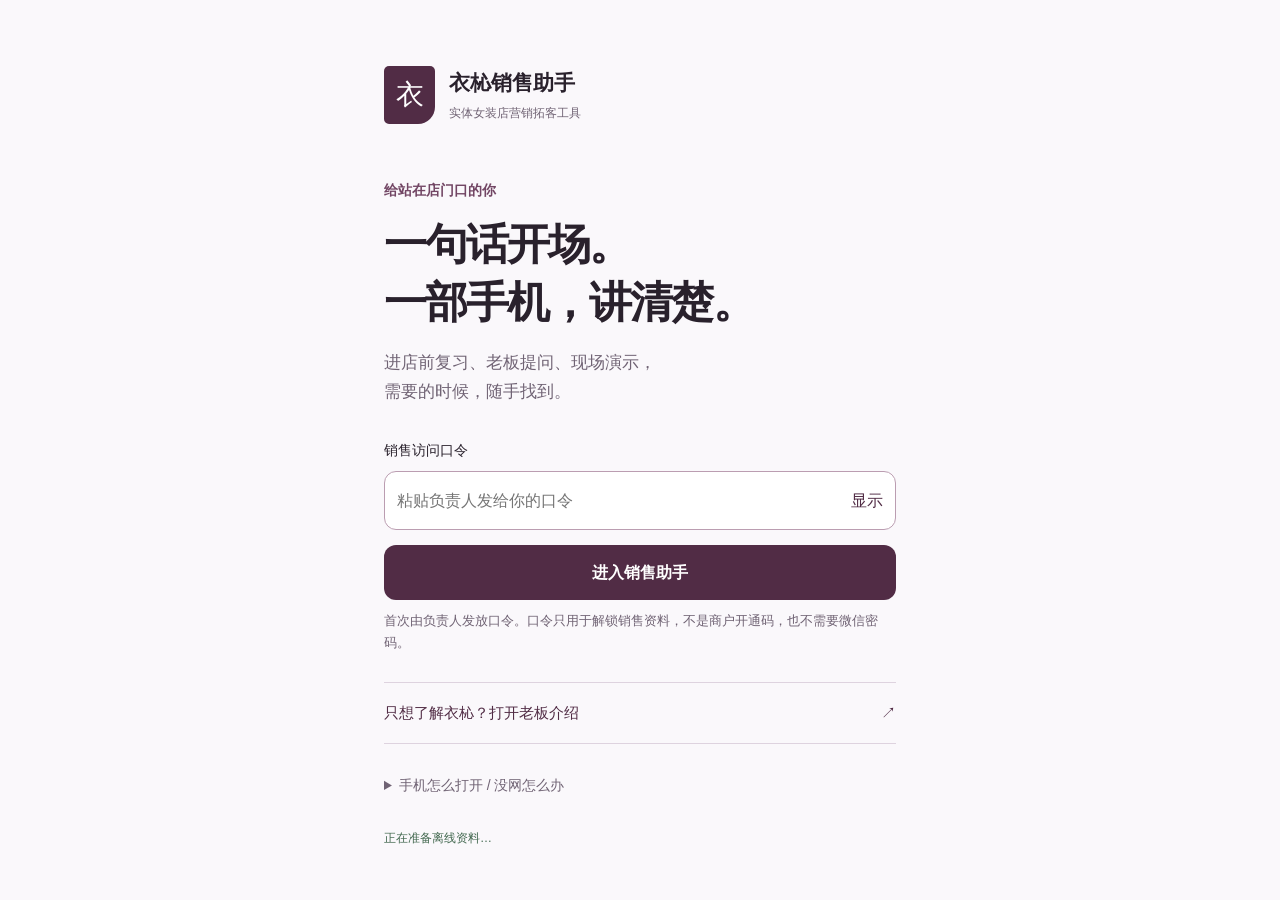
<file: index.html>
<!doctype html><html lang="zh-CN"><head><meta charset="utf-8"><meta name="viewport" content="width=device-width,initial-scale=1,viewport-fit=cover"><meta name="theme-color" content="#512c45"><meta name="apple-mobile-web-app-capable" content="yes"><meta name="apple-mobile-web-app-status-bar-style" content="default"><meta name="robots" content="noindex,nofollow"><meta http-equiv="Content-Security-Policy" content="default-src 'self'; script-src 'self'; style-src 'self'; img-src 'self' data:; connect-src 'self'; object-src 'none'; base-uri 'self'; form-action 'none'"><title>衣杺销售助手</title><link rel="manifest" href="manifest.webmanifest"><link rel="icon" href="icon.svg" type="image/svg+xml"><link rel="apple-touch-icon" href="icon-192.png"><link rel="stylesheet" href="styles.css"><script src="common.js" defer></script><script src="app.js" defer></script></head><body>
<div id="login" class="login-shell"><header class="login-brand"><span class="brandmark" aria-hidden="true">衣</span><div><strong>衣杺销售助手</strong><p>实体女装店营销拓客工具</p></div></header><main class="login-main"><p class="kicker">给站在店门口的你</p><h1>一句话开场。<br>一部手机，讲清楚。</h1><p class="lede">进店前复习、老板提问、现场演示，<br>需要的时候，随手找到。</p><form id="unlockForm"><label for="passphrase">销售访问口令</label><div class="password-row"><input id="passphrase" type="password" autocomplete="current-password" autocapitalize="none" spellcheck="false" placeholder="粘贴负责人发给你的口令" required><button id="showPassword" class="text-button" type="button" aria-label="显示或隐藏口令">显示</button></div><button class="primary wide" id="unlockButton" type="submit">进入销售助手</button><p id="loginError" class="error" role="alert"></p></form><p class="small muted">首次由负责人发放口令。口令只用于解锁销售资料，不是商户开通码，也不需要微信密码。</p><a class="boss-link" href="boss.html">只想了解衣杺？打开老板介绍 <span aria-hidden="true">↗</span></a><details class="help"><summary>手机怎么打开 / 没网怎么办</summary><p>正式部署后，用手机浏览器打开负责人提供的网址。首次联网打开并显示“离线资料已准备”，之后没网也能用口令进入。</p><p>iPhone建议用Safari添加到主屏幕，Android建议用Chrome或系统浏览器。微信里若不能复制或离线保存，请从右上角选择在浏览器打开。</p><p>请收藏当前网址；销售口令由负责人单独提供。公开网址不设账号访问控制，请勿上传客户资料。</p></details><p id="cacheStatus" class="status" role="status">正在准备离线资料…</p></main></div>
<div id="workspace" hidden><header class="app-header"><button class="icon-button" id="backButton" aria-label="返回上一页">‹</button><a class="brand-name" href="#home">衣杺 <span>销售助手</span></a><button id="bossButton" class="boss-switch">给老板看</button></header><main id="main" tabindex="-1"></main><nav class="bottom-nav" aria-label="主要入口"><a href="#home" data-nav="home"><span aria-hidden="true">⌂</span>首页</a><a href="#faq" data-nav="faq"><span aria-hidden="true">?</span>老板问我</a><a href="#demo" data-nav="demo"><span aria-hidden="true">▷</span>演示</a><a href="#favorites" data-nav="favorites"><span aria-hidden="true">☆</span>常用</a></nav></div><div id="toast" class="toast" role="status" hidden></div><dialog id="copyDialog"><h2>长按复制这段话</h2><textarea id="copyText" readonly aria-label="待复制的话术"></textarea><p class="small">浏览器未允许自动复制，请长按文字选择复制。</p><button class="primary wide" id="closeCopyDialog">完成</button></dialog></body></html>
</file>
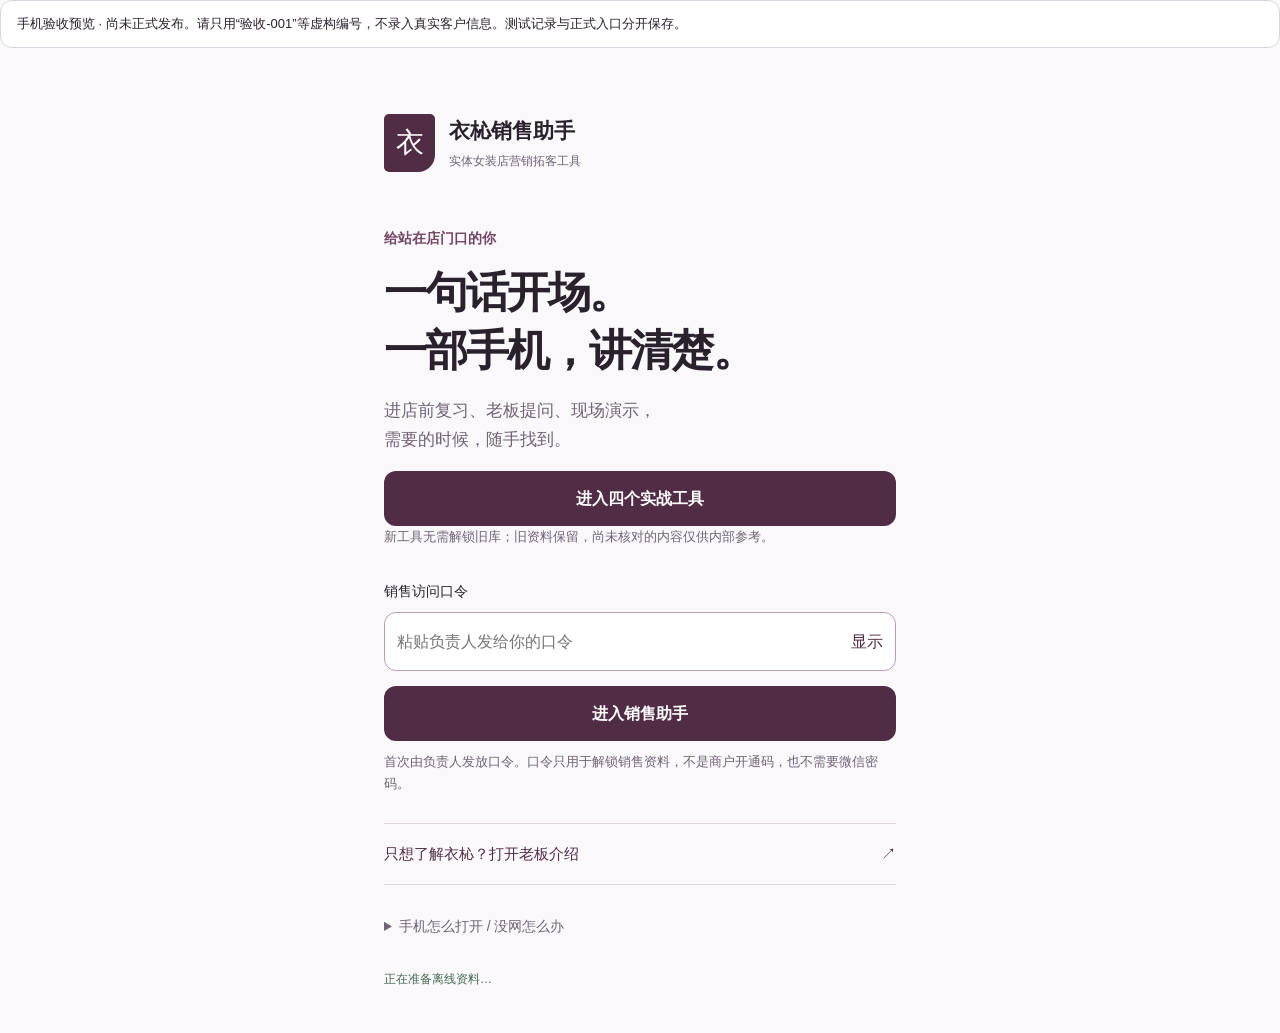
<file: acceptance-20261014/index.html>
<!doctype html><html lang="zh-CN"><head><meta charset="utf-8"><meta name="viewport" content="width=device-width,initial-scale=1,viewport-fit=cover"><meta name="theme-color" content="#512c45"><meta name="apple-mobile-web-app-capable" content="yes"><meta name="apple-mobile-web-app-status-bar-style" content="default"><meta name="robots" content="noindex,nofollow"><meta http-equiv="Content-Security-Policy" content="default-src 'self'; script-src 'self'; style-src 'self'; img-src 'self' data:; connect-src 'self'; object-src 'none'; base-uri 'self'; form-action 'none'"><title>衣杺销售助手</title><link rel="manifest" href="manifest.webmanifest"><link rel="icon" href="icon.svg" type="image/svg+xml"><link rel="apple-touch-icon" href="icon-192.png"><link rel="stylesheet" href="styles.css"><script src="common.js" defer></script><script src="field-kit.js" defer></script><script src="visit-records.js" defer></script><script src="app.js" defer></script></head><body><aside class="notice">手机验收预览 · 尚未正式发布。请只用“验收-001”等虚构编号，不录入真实客户信息。测试记录与正式入口分开保存。</aside>
<div id="login" class="login-shell"><header class="login-brand"><span class="brandmark" aria-hidden="true">衣</span><div><strong>衣杺销售助手</strong><p>实体女装店营销拓客工具</p></div></header><main class="login-main"><p class="kicker">给站在店门口的你</p><h1>一句话开场。<br>一部手机，讲清楚。</h1><p class="lede">进店前复习、老板提问、现场演示，<br>需要的时候，随手找到。</p><a class="primary wide" href="field.html">进入四个实战工具</a><p class="small muted">新工具无需解锁旧库；旧资料保留，尚未核对的内容仅供内部参考。</p><form id="unlockForm"><label for="passphrase">销售访问口令</label><div class="password-row"><input id="passphrase" type="password" autocomplete="current-password" autocapitalize="none" spellcheck="false" placeholder="粘贴负责人发给你的口令" required><button id="showPassword" class="text-button" type="button" aria-label="显示或隐藏口令">显示</button></div><button class="primary wide" id="unlockButton" type="submit">进入销售助手</button><p id="loginError" class="error" role="alert"></p></form><p class="small muted">首次由负责人发放口令。口令只用于解锁销售资料，不是商户开通码，也不需要微信密码。</p><a class="boss-link" href="boss.html">只想了解衣杺？打开老板介绍 <span aria-hidden="true">↗</span></a><details class="help"><summary>手机怎么打开 / 没网怎么办</summary><p>正式部署后，用手机浏览器打开负责人提供的网址。首次联网打开并显示“离线资料已准备”，之后没网也能用口令进入。</p><p>iPhone建议用Safari添加到主屏幕，Android建议用Chrome或系统浏览器。微信里若不能复制或离线保存，请从右上角选择在浏览器打开。</p><p>请收藏当前网址；销售口令由负责人单独提供。公开网址不设账号访问控制，请勿上传客户资料。</p></details><p id="cacheStatus" class="status" role="status">正在准备离线资料…</p></main></div>
<div id="workspace" hidden><header class="app-header"><button class="icon-button" id="backButton" aria-label="返回上一页">‹</button><a class="brand-name" href="#home">衣杺 <span>销售助手</span></a><button id="bossButton" class="boss-switch">给老板看</button></header><main id="main" tabindex="-1"></main><nav class="bottom-nav" aria-label="主要入口"><a href="#home" data-nav="home"><span aria-hidden="true">⌂</span>首页</a><a href="#faq" data-nav="faq"><span aria-hidden="true">?</span>老板问我</a><a href="#demo" data-nav="demo"><span aria-hidden="true">▷</span>演示</a><a href="#favorites" data-nav="favorites"><span aria-hidden="true">☆</span>常用</a></nav></div><div id="toast" class="toast" role="status" hidden></div><dialog id="copyDialog"><h2>长按复制这段话</h2><textarea id="copyText" readonly aria-label="待复制的话术"></textarea><p class="small">浏览器未允许自动复制，请长按文字选择复制。</p><button class="primary wide" id="closeCopyDialog">完成</button></dialog></body></html>
</file>
<file: styles.css>
/* Clothing-store field guide: plum, quiet paper, large touch targets. */
:root{--ink:#29212c;--plum:#512c45;--wine:#724664;--paper:#faf8fb;--soft:#eee6ed;--line:#ded3df;--muted:#706374;--green:#436950;--white:#fff;--danger:#a22d44;--radius:18px}
*{box-sizing:border-box}html{scroll-behavior:smooth;scroll-padding-top:82px}body{margin:0;background:var(--paper);color:var(--ink);font-family:-apple-system,BlinkMacSystemFont,"PingFang SC","Microsoft YaHei",sans-serif;font-size:16px;line-height:1.7;-webkit-text-size-adjust:100%;overflow-wrap:anywhere}button,input,select,textarea{font:inherit}button,a,summary{touch-action:manipulation;-webkit-tap-highlight-color:transparent}button,a,summary,input,select{outline-offset:3px}button:focus-visible,a:focus-visible,summary:focus-visible,input:focus-visible,select:focus-visible{outline:3px solid #a36c91}a{color:var(--plum);text-decoration:none}button{cursor:pointer}button,a.button{min-height:46px;border:0}button:disabled{opacity:.6;cursor:wait}h1,h2,h3,p{margin-top:0}h1{font-size:32px;line-height:1.35;letter-spacing:-.045em;margin-bottom:16px}h2{font-size:22px;line-height:1.45;margin-bottom:16px}h3{font-size:18px;line-height:1.5;margin-bottom:10px}p{margin-bottom:16px}small,.small{font-size:13px;line-height:1.7}.muted{color:var(--muted)}[hidden]{display:none!important}.kicker{font-size:14px;color:var(--wine);font-weight:650;margin-bottom:12px}.lede{color:var(--muted);font-size:17px}.primary{background:var(--plum);color:white;border-radius:12px;padding:14px 20px;font-weight:650;display:inline-flex;align-items:center;justify-content:center;gap:12px}.wide{width:100%}.secondary{background:var(--soft);color:var(--plum);border-radius:12px;padding:12px 18px}.text-button{background:transparent;color:var(--plum);padding:8px 12px;flex-shrink:0}.small-button{background:white;border:1px solid var(--line);border-radius:10px;min-height:44px;padding:8px 14px;font-size:14px}.small-button.active{background:var(--soft);border-color:var(--plum)}.actions{display:flex;gap:10px;flex-wrap:wrap;align-items:center;margin:18px 0 0}.actions>*{flex:1;min-width:100px}.error{color:var(--danger);font-size:14px;margin:10px 0}.status{font-size:12px;color:var(--green);margin:20px 0}.note{border-left:3px solid #b597ad;padding:12px 15px;background:#f1ebf2;font-size:14px;color:#5d4a5f;line-height:1.75;margin:20px 0}.notice{border:1px solid var(--line);border-radius:12px;padding:12px 16px;font-size:13px;background:white}.login-shell{max-width:560px;margin:auto;padding:36px 24px calc(24px + env(safe-area-inset-bottom))}.login-brand{display:flex;gap:14px;align-items:center;margin:5px 0 54px}.brandmark{width:51px;height:58px;background:var(--plum);color:white;display:grid;place-items:center;border-radius:5px 5px 17px 5px;font-family:"Songti SC",SimSun,serif;font-size:28px}.login-brand strong{font-size:21px}.login-brand p{font-size:12px;color:var(--muted);margin:2px 0}.login-main h1{font-size:37px;margin-bottom:18px}.login-main form{margin-top:32px}.login-main label{font-size:14px;display:block;margin-bottom:8px}.password-row{display:flex;border:1px solid #bb9db1;background:white;border-radius:12px;overflow:hidden;margin-bottom:15px}.password-row input{min-width:0;width:100%;border:0;padding:15px 12px;background:none;outline-offset:-3px;font-size:16px}.boss-link{border-top:1px solid var(--line);border-bottom:1px solid var(--line);display:flex;justify-content:space-between;padding:17px 0;margin:28px 0 20px;min-height:56px;font-size:15px}.help{font-size:14px}.help p{margin-top:14px}.help summary{color:var(--muted);min-height:44px;padding:10px 0}
.app-header{position:sticky;top:0;z-index:5;background:#faf8fbf5;backdrop-filter:blur(14px);display:flex;align-items:center;gap:8px;padding:calc(10px + env(safe-area-inset-top)) 18px 10px;border-bottom:1px solid #e8dfe9;max-width:100%}.brand-name{font-size:23px;font-weight:750;white-space:nowrap;margin-right:auto}.brand-name span{font-size:12px;color:var(--muted);font-weight:400;margin-left:4px}.icon-button{font-size:30px;line-height:1;background:transparent;padding:0;min-width:40px;color:var(--ink)}.boss-switch,.exit-boss{background:var(--soft);padding:10px 13px;color:var(--plum);border-radius:10px;font-size:13px;min-height:44px;display:flex;align-items:center;justify-content:center;white-space:nowrap}.exit-boss{border:1px solid #ab879e;background:transparent}.bottom-nav{position:fixed;z-index:10;bottom:0;left:0;right:0;display:grid;grid-template-columns:repeat(4,1fr);background:#fffefcfa;border-top:1px solid var(--line);padding:5px 8px calc(6px + env(safe-area-inset-bottom));backdrop-filter:blur(14px)}.bottom-nav a{display:flex;flex-direction:column;align-items:center;justify-content:center;min-height:54px;color:var(--muted);font-size:12px;gap:0}.bottom-nav a span{font-family:Arial,sans-serif;font-size:24px;line-height:1.2;height:27px}.bottom-nav a.active{color:var(--plum);font-weight:700;background:#f1e9f0;border-radius:13px}.bottom-nav a.active span{color:var(--wine)}#main{max-width:620px;min-height:70vh;margin:auto;padding:26px 21px calc(105px + env(safe-area-inset-bottom))}.page-heading{margin-bottom:24px}.page-heading h1{font-size:29px}.page-heading p{font-size:15px;color:var(--muted);margin-bottom:0}.home-intro{display:flex;justify-content:space-between;gap:20px;align-items:center;margin-bottom:19px}.home-intro h1{font-size:27px;margin:0}.home-intro p{font-size:13px;color:var(--muted);margin:5px 0 0}.home-hero{background:var(--plum);color:white;border-radius:5px 24px 24px 24px;padding:24px;display:block;position:relative;margin-bottom:18px}.home-hero h2{font-size:25px;color:white;margin:0 0 8px}.home-hero p{font-size:14px;color:#e9dce7;margin:0 0 22px}.home-hero .start{display:flex;justify-content:space-between;font-weight:600;font-size:15px}.home-hero .line{height:1px;background:#957189;margin-bottom:18px}.home-hero .time{font-size:12px;color:#e3c7d9}.quick-row{display:grid;grid-template-columns:1fr 1fr;gap:12px;margin-bottom:28px}.quick-row a{padding:16px;background:white;border:1px solid var(--line);border-radius:14px;font-weight:650;font-size:16px;min-height:70px}.quick-row a small{display:block;color:var(--muted);font-weight:400;font-size:12px;margin-top:3px}.section-label{display:flex;justify-content:space-between;align-items:center;margin:24px 0 12px}.section-label h2{font-size:18px;margin:0}.section-label a{font-size:13px;padding:10px 0;min-height:44px}.menu-grid{display:grid;grid-template-columns:1fr 1fr;gap:10px}.menu-item{background:white;border-radius:12px;padding:17px 14px;min-height:78px;display:flex;gap:10px;align-items:center;border:1px solid #e6dce5;font-size:15px;font-weight:650}.menu-item small{display:block;font-size:12px;color:var(--muted);font-weight:400;margin-top:3px}.menu-icon{font-size:22px;color:#97778e;min-width:23px;text-align:center}.tool-row{display:flex;gap:10px;margin:28px 0 14px;flex-wrap:wrap}.tool-row button,.tool-row a{font-size:13px;padding:11px 14px;background:transparent;border:1px solid var(--line);color:var(--muted);border-radius:10px}.list{display:grid;gap:12px}.entry{background:white;border:1px solid var(--line);border-radius:14px;padding:18px 17px;display:block;color:var(--ink);width:100%;text-align:left;min-width:0}.entry h2,.entry h3{font-size:17px;margin:0 0 7px}.entry p{font-size:14px;color:var(--muted);margin:0}.entry .tag{font-size:11px;color:var(--wine);margin-bottom:6px;display:block}.entry-title{display:flex;justify-content:space-between;gap:15px;font-size:16px;font-weight:650;align-items:center}.entry-title .arrow{font-size:22px;color:#94758c}.card{background:white;border:1px solid var(--line);border-radius:var(--radius);padding:21px;margin:16px 0}.card h2{font-size:18px}.card p:last-child{margin-bottom:0}.card.tint{background:#eee5ec;border:0}.say{font-size:21px;line-height:1.8;letter-spacing:-.02em;color:#432539;margin:8px 0 0}.say.small-say{font-size:18px}.copy-row{display:flex;justify-content:space-between;gap:12px;align-items:center;margin-top:17px}.copy-row .copy{background:var(--plum);color:white;border:0;border-radius:10px;padding:10px 18px;font-size:14px;min-height:46px}.copy-row .save{border:1px solid var(--line);background:white;color:var(--wine);border-radius:10px;padding:10px 14px;font-size:14px;min-height:46px}.copy-row .save.on{background:#e8dbe6}.detail-label{font-size:13px;font-weight:650;color:var(--wine);margin-bottom:8px}.detail-block{margin:23px 0}.detail-block p{font-size:16px;line-height:1.9}.fold{border-top:1px solid var(--line);margin:17px 0}.fold summary{font-size:16px;min-height:54px;padding:15px 0;cursor:pointer;font-weight:600}.fold p{font-size:15px;color:var(--muted)}.fold .detail-block p{color:var(--ink)}.search-input{width:100%;padding:15px 15px;border:1px solid #bfa9ba;background:white;border-radius:13px;font-size:16px;min-height:52px;margin:5px 0 15px}.filters{display:flex;gap:8px;flex-wrap:wrap;margin-bottom:20px}.filters button{min-height:44px;padding:9px 12px;background:white;color:var(--muted);border:1px solid var(--line);border-radius:25px;font-size:13px}.filters button.active{background:var(--plum);color:white;border-color:var(--plum)}.filters details{width:100%}.filters summary{min-height:44px;font-size:13px;color:var(--muted);padding:10px 0;cursor:pointer}.filter-extra{display:flex;gap:8px;flex-wrap:wrap}.result-count{font-size:13px;color:var(--muted);margin-bottom:13px}.empty{padding:36px 20px;text-align:center;color:var(--muted);background:white;border-radius:16px}.empty h2{font-size:19px;color:var(--ink)}.shortcut-list{display:grid;grid-template-columns:1fr 1fr;gap:10px}.shortcut-list a{border:1px solid var(--line);padding:13px 14px;border-radius:12px;background:white;min-height:52px;font-size:15px}.step-tabs{display:flex;gap:8px;margin:22px 0}.step-tabs a{flex:1;display:flex;justify-content:center;align-items:center;padding:12px 8px;border:1px solid var(--line);border-radius:11px;font-size:14px;background:white;min-height:48px}.step-tabs a.active{background:var(--plum);color:white}.progress-label{display:flex;justify-content:space-between;align-items:center;color:var(--muted);font-size:13px;margin:24px 0 10px}.progress{height:5px;background:#e5dbe6;border-radius:3px;overflow:hidden;margin-bottom:20px}.progress i{display:block;height:100%;background:var(--wine)}.demo-number{display:inline-block;font-family:Georgia,serif;font-size:38px;color:#a57898;line-height:1;margin-bottom:15px}.step-controls{display:grid;grid-template-columns:1fr 1.4fr;gap:12px;margin:26px 0}.step-controls a{min-height:52px}.timeline{margin:18px 0;padding:0;list-style:none}.timeline li{position:relative;padding:5px 0 24px 37px;font-size:16px;counter-increment:step}.timeline li:before{content:counter(step);position:absolute;left:0;top:6px;border:1px solid #af8ea5;color:var(--wine);width:25px;height:25px;border-radius:50%;display:grid;place-items:center;font-size:13px}.timeline li:not(:last-child):after{content:"";position:absolute;left:12px;top:37px;bottom:5px;width:1px;background:#d8c7d5}.timeline{counter-reset:step}.chapter{border-bottom:1px solid var(--line);padding:2px 0}.chapter summary{min-height:54px;padding:16px 0;font-size:17px;font-weight:650;cursor:pointer}.chapter .prose{padding:0 0 18px}.prose{font-size:16px;line-height:1.9}.prose h3{font-size:18px;margin:25px 0 12px}.prose p{margin-bottom:16px}.prose code{font-size:13px;background:var(--soft);word-break:break-all}.prose pre{font-size:12px;white-space:pre-wrap;word-break:break-all;border-left:2px solid var(--line);padding-left:12px}.prose blockquote{margin:14px 0;border-left:3px solid #ab849f;padding:8px 15px;background:var(--soft)}.table-cards{display:grid;gap:14px;margin:16px 0}.table-card{border:1px solid var(--line);background:white;border-radius:14px;padding:17px}.table-card>div{margin-bottom:14px}.table-card>div:last-child{margin:0}.table-card b{display:block;font-size:12px;color:var(--wine);margin-bottom:4px}.table-card p{font-size:15px;line-height:1.8;margin:0}.table-card>div:first-child p{font-weight:700}.trust-item{padding:23px 0;border-bottom:1px solid var(--line)}.trust-item h2{font-size:19px;margin-bottom:8px}.trust-item p{font-size:16px;color:var(--muted);margin:0}.boss-mode .app-header{padding-left:22px}.boss-hero{padding:12px 0 5px}.boss-hero h1{font-size:38px;line-height:1.35;margin:12px 0 21px}.price-ticket{display:flex;justify-content:space-between;align-items:center;border-top:1px solid #bc9eb2;border-bottom:1px solid #bc9eb2;margin:28px 0;padding:21px 0;gap:20px}.price-ticket b{font-size:43px;font-family:Georgia,serif;line-height:1.1}.price-ticket small{display:block;font-size:12px;color:var(--muted);margin-top:7px}.price-ticket .price-label{font-size:15px;font-weight:600}.retail-flow{margin:28px 0}.retail-flow .flow-item{display:grid;grid-template-columns:43px 1fr;gap:14px;padding:19px 0;border-bottom:1px solid var(--line)}.flow-item>span{font-family:Georgia;font-size:30px;color:#a57898}.flow-item h2{font-size:19px;margin-bottom:5px}.flow-item p{font-size:15px;color:var(--muted);margin:0}.calc-price{background:var(--plum);color:white;border-radius:var(--radius);padding:23px;margin:20px 0}.calc-price .year{font-size:36px;font-weight:700}.calc-price .year small{font-size:15px;font-weight:400}.cost-grid{display:grid;grid-template-columns:1fr 1fr;gap:16px;margin-top:14px}.cost-grid div{border-top:1px solid #98778d;padding-top:12px;font-size:14px;color:#e6d8e3}.cost-grid b{display:block;color:white;font-size:20px}.calc-fields{display:grid;grid-template-columns:1fr 1fr;gap:16px}.calc-fields label{font-size:14px;min-width:0}.calc-fields input,.calc-select{display:block;width:100%;min-width:0;min-height:50px;font-size:18px;padding:12px;border:1px solid #c4aebf;border-radius:10px;background:white;color:var(--ink);margin-top:7px}.calc-select{font-size:16px;margin-bottom:19px}.calc-result{border-top:2px solid #8b637e;margin-top:23px;padding-top:23px}.calc-result h2{font-size:18px}.calc-number{font-size:42px;font-family:Georgia,serif;color:var(--plum);line-height:1.2;margin-bottom:15px}.calc-number small{font-size:17px}.calc-breakdown{display:grid;grid-template-columns:1fr auto;gap:10px;font-size:14px;margin:20px 0}.calc-breakdown strong{font-size:16px}.toast{position:fixed;bottom:calc(88px + env(safe-area-inset-bottom));left:50%;transform:translateX(-50%);max-width:90vw;z-index:50;background:#332530;color:white;padding:12px 18px;border-radius:12px;font-size:14px;text-align:center;box-shadow:0 5px 24px #0002}dialog{border:0;border-radius:20px;padding:25px;max-width:calc(100vw - 36px);width:460px;color:var(--ink)}dialog::backdrop{background:#21152188}dialog textarea{width:100%;height:180px;font-size:17px;line-height:1.8;border:1px solid var(--line);padding:14px;border-radius:12px;margin-bottom:16px}dialog h2{font-size:21px}.check-row{display:flex;align-items:flex-start;gap:12px;padding:15px 0;border-bottom:1px solid var(--line);font-size:15px}.check-row input{width:22px;height:22px;flex-shrink:0;accent-color:var(--plum);margin-top:3px}.group-title{font-size:14px;color:var(--muted);margin:24px 0 12px}.faq-hot-label{font-size:12px;color:var(--wine);font-weight:400;margin-left:5px}
@media(min-width:900px){#main{max-width:950px;padding-top:34px}.app-header{padding-left:max(25px,calc((100vw - 950px)/2));padding-right:max(25px,calc((100vw - 950px)/2))}.bottom-nav{left:50%;width:640px;transform:translateX(-50%);border:1px solid var(--line);border-bottom:0;border-radius:20px 20px 0 0}.home-hero{max-width:100%}.menu-grid{grid-template-columns:repeat(3,1fr)}.list.columns,.table-cards{grid-template-columns:1fr 1fr}.card,.detail-block,.fold,.chapter,.page-heading{max-width:760px}.boss-hero{max-width:720px}.home-intro h1{font-size:32px}.login-main h1{font-size:43px}.login-shell{padding-top:60px}.calc-container{max-width:650px;margin:auto}.retail-flow{display:grid;grid-template-columns:repeat(3,1fr);gap:24px}.flow-item{border-bottom:0!important}.quick-row{grid-template-columns:1fr 1fr}.boss-mode #main{max-width:840px}.price-ticket{max-width:720px}}
@media(max-width:350px){#main{padding-left:16px;padding-right:16px}.app-header{padding-left:10px;padding-right:10px}.brand-name span{display:none}.home-hero{padding:21px}.home-intro h1{font-size:24px}.menu-item{padding:14px 11px;font-size:14px;gap:7px}.boss-hero h1{font-size:32px}.login-main h1{font-size:33px}.calc-fields{grid-template-columns:1fr}.copy-row{flex-wrap:wrap}}
@media(prefers-reduced-motion:reduce){html{scroll-behavior:auto}*{animation:none!important;transition:none!important}}
.brand-name{display:flex;align-items:center;min-height:44px}.icon-button{min-width:44px}progress{accent-color:var(--plum);height:6px}
.copy-scratch{position:fixed;top:-1000px;left:0}
</file>
<file: acceptance-20261014/styles.css>
/* Clothing-store field guide: plum, quiet paper, large touch targets. */
:root{--ink:#29212c;--plum:#512c45;--wine:#724664;--paper:#faf8fb;--soft:#eee6ed;--line:#ded3df;--muted:#706374;--green:#436950;--white:#fff;--danger:#a22d44;--radius:18px}
*{box-sizing:border-box}html{scroll-behavior:smooth;scroll-padding-top:82px}body{margin:0;background:var(--paper);color:var(--ink);font-family:-apple-system,BlinkMacSystemFont,"PingFang SC","Microsoft YaHei",sans-serif;font-size:16px;line-height:1.7;-webkit-text-size-adjust:100%;overflow-wrap:anywhere}button,input,select,textarea{font:inherit}button,a,summary{touch-action:manipulation;-webkit-tap-highlight-color:transparent}button,a,summary,input,select{outline-offset:3px}button:focus-visible,a:focus-visible,summary:focus-visible,input:focus-visible,select:focus-visible{outline:3px solid #a36c91}a{color:var(--plum);text-decoration:none}button{cursor:pointer}button,a.button{min-height:46px;border:0}button:disabled{opacity:.6;cursor:wait}h1,h2,h3,p{margin-top:0}h1{font-size:32px;line-height:1.35;letter-spacing:-.045em;margin-bottom:16px}h2{font-size:22px;line-height:1.45;margin-bottom:16px}h3{font-size:18px;line-height:1.5;margin-bottom:10px}p{margin-bottom:16px}small,.small{font-size:13px;line-height:1.7}.muted{color:var(--muted)}[hidden]{display:none!important}.kicker{font-size:14px;color:var(--wine);font-weight:650;margin-bottom:12px}.lede{color:var(--muted);font-size:17px}.primary{background:var(--plum);color:white;border-radius:12px;padding:14px 20px;font-weight:650;display:inline-flex;align-items:center;justify-content:center;gap:12px}.wide{width:100%}.secondary{background:var(--soft);color:var(--plum);border-radius:12px;padding:12px 18px}.text-button{background:transparent;color:var(--plum);padding:8px 12px;flex-shrink:0}.small-button{background:white;border:1px solid var(--line);border-radius:10px;min-height:44px;padding:8px 14px;font-size:14px}.small-button.active{background:var(--soft);border-color:var(--plum)}.actions{display:flex;gap:10px;flex-wrap:wrap;align-items:center;margin:18px 0 0}.actions>*{flex:1;min-width:100px}.error{color:var(--danger);font-size:14px;margin:10px 0}.status{font-size:12px;color:var(--green);margin:20px 0}.note{border-left:3px solid #b597ad;padding:12px 15px;background:#f1ebf2;font-size:14px;color:#5d4a5f;line-height:1.75;margin:20px 0}.notice{border:1px solid var(--line);border-radius:12px;padding:12px 16px;font-size:13px;background:white}.login-shell{max-width:560px;margin:auto;padding:36px 24px calc(24px + env(safe-area-inset-bottom))}.login-brand{display:flex;gap:14px;align-items:center;margin:5px 0 54px}.brandmark{width:51px;height:58px;background:var(--plum);color:white;display:grid;place-items:center;border-radius:5px 5px 17px 5px;font-family:"Songti SC",SimSun,serif;font-size:28px}.login-brand strong{font-size:21px}.login-brand p{font-size:12px;color:var(--muted);margin:2px 0}.login-main h1{font-size:37px;margin-bottom:18px}.login-main form{margin-top:32px}.login-main label{font-size:14px;display:block;margin-bottom:8px}.password-row{display:flex;border:1px solid #bb9db1;background:white;border-radius:12px;overflow:hidden;margin-bottom:15px}.password-row input{min-width:0;width:100%;border:0;padding:15px 12px;background:none;outline-offset:-3px;font-size:16px}.boss-link{border-top:1px solid var(--line);border-bottom:1px solid var(--line);display:flex;justify-content:space-between;padding:17px 0;margin:28px 0 20px;min-height:56px;font-size:15px}.help{font-size:14px}.help p{margin-top:14px}.help summary{color:var(--muted);min-height:44px;padding:10px 0}
.app-header{position:sticky;top:0;z-index:5;background:#faf8fbf5;backdrop-filter:blur(14px);display:flex;align-items:center;gap:8px;padding:calc(10px + env(safe-area-inset-top)) 18px 10px;border-bottom:1px solid #e8dfe9;max-width:100%}.brand-name{font-size:23px;font-weight:750;white-space:nowrap;margin-right:auto}.brand-name span{font-size:12px;color:var(--muted);font-weight:400;margin-left:4px}.icon-button{font-size:30px;line-height:1;background:transparent;padding:0;min-width:40px;color:var(--ink)}.boss-switch,.exit-boss{background:var(--soft);padding:10px 13px;color:var(--plum);border-radius:10px;font-size:13px;min-height:44px;display:flex;align-items:center;justify-content:center;white-space:nowrap}.exit-boss{border:1px solid #ab879e;background:transparent}.bottom-nav{position:fixed;z-index:10;bottom:0;left:0;right:0;display:grid;grid-template-columns:repeat(4,1fr);background:#fffefcfa;border-top:1px solid var(--line);padding:5px 8px calc(6px + env(safe-area-inset-bottom));backdrop-filter:blur(14px)}.bottom-nav a{display:flex;flex-direction:column;align-items:center;justify-content:center;min-height:54px;color:var(--muted);font-size:12px;gap:0}.bottom-nav a span{font-family:Arial,sans-serif;font-size:24px;line-height:1.2;height:27px}.bottom-nav a.active{color:var(--plum);font-weight:700;background:#f1e9f0;border-radius:13px}.bottom-nav a.active span{color:var(--wine)}#main{max-width:620px;min-height:70vh;margin:auto;padding:26px 21px calc(105px + env(safe-area-inset-bottom))}.page-heading{margin-bottom:24px}.page-heading h1{font-size:29px}.page-heading p{font-size:15px;color:var(--muted);margin-bottom:0}.home-intro{display:flex;justify-content:space-between;gap:20px;align-items:center;margin-bottom:19px}.home-intro h1{font-size:27px;margin:0}.home-intro p{font-size:13px;color:var(--muted);margin:5px 0 0}.home-hero{background:var(--plum);color:white;border-radius:5px 24px 24px 24px;padding:24px;display:block;position:relative;margin-bottom:18px}.home-hero h2{font-size:25px;color:white;margin:0 0 8px}.home-hero p{font-size:14px;color:#e9dce7;margin:0 0 22px}.home-hero .start{display:flex;justify-content:space-between;font-weight:600;font-size:15px}.home-hero .line{height:1px;background:#957189;margin-bottom:18px}.home-hero .time{font-size:12px;color:#e3c7d9}.quick-row{display:grid;grid-template-columns:1fr 1fr;gap:12px;margin-bottom:28px}.quick-row a{padding:16px;background:white;border:1px solid var(--line);border-radius:14px;font-weight:650;font-size:16px;min-height:70px}.quick-row a small{display:block;color:var(--muted);font-weight:400;font-size:12px;margin-top:3px}.section-label{display:flex;justify-content:space-between;align-items:center;margin:24px 0 12px}.section-label h2{font-size:18px;margin:0}.section-label a{font-size:13px;padding:10px 0;min-height:44px}.menu-grid{display:grid;grid-template-columns:1fr 1fr;gap:10px}.menu-item{background:white;border-radius:12px;padding:17px 14px;min-height:78px;display:flex;gap:10px;align-items:center;border:1px solid #e6dce5;font-size:15px;font-weight:650}.menu-item small{display:block;font-size:12px;color:var(--muted);font-weight:400;margin-top:3px}.menu-icon{font-size:22px;color:#97778e;min-width:23px;text-align:center}.tool-row{display:flex;gap:10px;margin:28px 0 14px;flex-wrap:wrap}.tool-row button,.tool-row a{font-size:13px;padding:11px 14px;background:transparent;border:1px solid var(--line);color:var(--muted);border-radius:10px}.list{display:grid;gap:12px}.entry{background:white;border:1px solid var(--line);border-radius:14px;padding:18px 17px;display:block;color:var(--ink);width:100%;text-align:left;min-width:0}.entry h2,.entry h3{font-size:17px;margin:0 0 7px}.entry p{font-size:14px;color:var(--muted);margin:0}.entry .tag{font-size:11px;color:var(--wine);margin-bottom:6px;display:block}.entry-title{display:flex;justify-content:space-between;gap:15px;font-size:16px;font-weight:650;align-items:center}.entry-title .arrow{font-size:22px;color:#94758c}.card{background:white;border:1px solid var(--line);border-radius:var(--radius);padding:21px;margin:16px 0}.card h2{font-size:18px}.card p:last-child{margin-bottom:0}.card.tint{background:#eee5ec;border:0}.say{font-size:21px;line-height:1.8;letter-spacing:-.02em;color:#432539;margin:8px 0 0}.say.small-say{font-size:18px}.copy-row{display:flex;justify-content:space-between;gap:12px;align-items:center;margin-top:17px}.copy-row .copy{background:var(--plum);color:white;border:0;border-radius:10px;padding:10px 18px;font-size:14px;min-height:46px}.copy-row .save{border:1px solid var(--line);background:white;color:var(--wine);border-radius:10px;padding:10px 14px;font-size:14px;min-height:46px}.copy-row .save.on{background:#e8dbe6}.detail-label{font-size:13px;font-weight:650;color:var(--wine);margin-bottom:8px}.detail-block{margin:23px 0}.detail-block p{font-size:16px;line-height:1.9}.fold{border-top:1px solid var(--line);margin:17px 0}.fold summary{font-size:16px;min-height:54px;padding:15px 0;cursor:pointer;font-weight:600}.fold p{font-size:15px;color:var(--muted)}.fold .detail-block p{color:var(--ink)}.search-input{width:100%;padding:15px 15px;border:1px solid #bfa9ba;background:white;border-radius:13px;font-size:16px;min-height:52px;margin:5px 0 15px}.filters{display:flex;gap:8px;flex-wrap:wrap;margin-bottom:20px}.filters button{min-height:44px;padding:9px 12px;background:white;color:var(--muted);border:1px solid var(--line);border-radius:25px;font-size:13px}.filters button.active{background:var(--plum);color:white;border-color:var(--plum)}.filters details{width:100%}.filters summary{min-height:44px;font-size:13px;color:var(--muted);padding:10px 0;cursor:pointer}.filter-extra{display:flex;gap:8px;flex-wrap:wrap}.result-count{font-size:13px;color:var(--muted);margin-bottom:13px}.empty{padding:36px 20px;text-align:center;color:var(--muted);background:white;border-radius:16px}.empty h2{font-size:19px;color:var(--ink)}.shortcut-list{display:grid;grid-template-columns:1fr 1fr;gap:10px}.shortcut-list a{border:1px solid var(--line);padding:13px 14px;border-radius:12px;background:white;min-height:52px;font-size:15px}.step-tabs{display:flex;gap:8px;margin:22px 0}.step-tabs a{flex:1;display:flex;justify-content:center;align-items:center;padding:12px 8px;border:1px solid var(--line);border-radius:11px;font-size:14px;background:white;min-height:48px}.step-tabs a.active{background:var(--plum);color:white}.progress-label{display:flex;justify-content:space-between;align-items:center;color:var(--muted);font-size:13px;margin:24px 0 10px}.progress{height:5px;background:#e5dbe6;border-radius:3px;overflow:hidden;margin-bottom:20px}.progress i{display:block;height:100%;background:var(--wine)}.demo-number{display:inline-block;font-family:Georgia,serif;font-size:38px;color:#a57898;line-height:1;margin-bottom:15px}.step-controls{display:grid;grid-template-columns:1fr 1.4fr;gap:12px;margin:26px 0}.step-controls a{min-height:52px}.timeline{margin:18px 0;padding:0;list-style:none}.timeline li{position:relative;padding:5px 0 24px 37px;font-size:16px;counter-increment:step}.timeline li:before{content:counter(step);position:absolute;left:0;top:6px;border:1px solid #af8ea5;color:var(--wine);width:25px;height:25px;border-radius:50%;display:grid;place-items:center;font-size:13px}.timeline li:not(:last-child):after{content:"";position:absolute;left:12px;top:37px;bottom:5px;width:1px;background:#d8c7d5}.timeline{counter-reset:step}.chapter{border-bottom:1px solid var(--line);padding:2px 0}.chapter summary{min-height:54px;padding:16px 0;font-size:17px;font-weight:650;cursor:pointer}.chapter .prose{padding:0 0 18px}.prose{font-size:16px;line-height:1.9}.prose h3{font-size:18px;margin:25px 0 12px}.prose p{margin-bottom:16px}.prose code{font-size:13px;background:var(--soft);word-break:break-all}.prose pre{font-size:12px;white-space:pre-wrap;word-break:break-all;border-left:2px solid var(--line);padding-left:12px}.prose blockquote{margin:14px 0;border-left:3px solid #ab849f;padding:8px 15px;background:var(--soft)}.table-cards{display:grid;gap:14px;margin:16px 0}.table-card{border:1px solid var(--line);background:white;border-radius:14px;padding:17px}.table-card>div{margin-bottom:14px}.table-card>div:last-child{margin:0}.table-card b{display:block;font-size:12px;color:var(--wine);margin-bottom:4px}.table-card p{font-size:15px;line-height:1.8;margin:0}.table-card>div:first-child p{font-weight:700}.trust-item{padding:23px 0;border-bottom:1px solid var(--line)}.trust-item h2{font-size:19px;margin-bottom:8px}.trust-item p{font-size:16px;color:var(--muted);margin:0}.boss-mode .app-header{padding-left:22px}.boss-hero{padding:12px 0 5px}.boss-hero h1{font-size:38px;line-height:1.35;margin:12px 0 21px}.price-ticket{display:flex;justify-content:space-between;align-items:center;border-top:1px solid #bc9eb2;border-bottom:1px solid #bc9eb2;margin:28px 0;padding:21px 0;gap:20px}.price-ticket b{font-size:43px;font-family:Georgia,serif;line-height:1.1}.price-ticket small{display:block;font-size:12px;color:var(--muted);margin-top:7px}.price-ticket .price-label{font-size:15px;font-weight:600}.retail-flow{margin:28px 0}.retail-flow .flow-item{display:grid;grid-template-columns:43px 1fr;gap:14px;padding:19px 0;border-bottom:1px solid var(--line)}.flow-item>span{font-family:Georgia;font-size:30px;color:#a57898}.flow-item h2{font-size:19px;margin-bottom:5px}.flow-item p{font-size:15px;color:var(--muted);margin:0}.calc-price{background:var(--plum);color:white;border-radius:var(--radius);padding:23px;margin:20px 0}.calc-price .year{font-size:36px;font-weight:700}.calc-price .year small{font-size:15px;font-weight:400}.cost-grid{display:grid;grid-template-columns:1fr 1fr;gap:16px;margin-top:14px}.cost-grid div{border-top:1px solid #98778d;padding-top:12px;font-size:14px;color:#e6d8e3}.cost-grid b{display:block;color:white;font-size:20px}.calc-fields{display:grid;grid-template-columns:1fr 1fr;gap:16px}.calc-fields label{font-size:14px;min-width:0}.calc-fields input,.calc-select{display:block;width:100%;min-width:0;min-height:50px;font-size:18px;padding:12px;border:1px solid #c4aebf;border-radius:10px;background:white;color:var(--ink);margin-top:7px}.calc-select{font-size:16px;margin-bottom:19px}.calc-result{border-top:2px solid #8b637e;margin-top:23px;padding-top:23px}.calc-result h2{font-size:18px}.calc-number{font-size:42px;font-family:Georgia,serif;color:var(--plum);line-height:1.2;margin-bottom:15px}.calc-number small{font-size:17px}.calc-breakdown{display:grid;grid-template-columns:1fr auto;gap:10px;font-size:14px;margin:20px 0}.calc-breakdown strong{font-size:16px}.toast{position:fixed;bottom:calc(88px + env(safe-area-inset-bottom));left:50%;transform:translateX(-50%);max-width:90vw;z-index:50;background:#332530;color:white;padding:12px 18px;border-radius:12px;font-size:14px;text-align:center;box-shadow:0 5px 24px #0002}dialog{border:0;border-radius:20px;padding:25px;max-width:calc(100vw - 36px);width:460px;color:var(--ink)}dialog::backdrop{background:#21152188}dialog textarea{width:100%;height:180px;font-size:17px;line-height:1.8;border:1px solid var(--line);padding:14px;border-radius:12px;margin-bottom:16px}dialog h2{font-size:21px}.check-row{display:flex;align-items:flex-start;gap:12px;padding:15px 0;border-bottom:1px solid var(--line);font-size:15px}.check-row input{width:22px;height:22px;flex-shrink:0;accent-color:var(--plum);margin-top:3px}.group-title{font-size:14px;color:var(--muted);margin:24px 0 12px}.faq-hot-label{font-size:12px;color:var(--wine);font-weight:400;margin-left:5px}
@media(min-width:900px){#main{max-width:950px;padding-top:34px}.app-header{padding-left:max(25px,calc((100vw - 950px)/2));padding-right:max(25px,calc((100vw - 950px)/2))}.bottom-nav{left:50%;width:640px;transform:translateX(-50%);border:1px solid var(--line);border-bottom:0;border-radius:20px 20px 0 0}.home-hero{max-width:100%}.menu-grid{grid-template-columns:repeat(3,1fr)}.list.columns,.table-cards{grid-template-columns:1fr 1fr}.card,.detail-block,.fold,.chapter,.page-heading{max-width:760px}.boss-hero{max-width:720px}.home-intro h1{font-size:32px}.login-main h1{font-size:43px}.login-shell{padding-top:60px}.calc-container{max-width:650px;margin:auto}.retail-flow{display:grid;grid-template-columns:repeat(3,1fr);gap:24px}.flow-item{border-bottom:0!important}.quick-row{grid-template-columns:1fr 1fr}.boss-mode #main{max-width:840px}.price-ticket{max-width:720px}}
@media(max-width:350px){#main{padding-left:16px;padding-right:16px}.app-header{padding-left:10px;padding-right:10px}.brand-name span{display:none}.home-hero{padding:21px}.home-intro h1{font-size:24px}.menu-item{padding:14px 11px;font-size:14px;gap:7px}.boss-hero h1{font-size:32px}.login-main h1{font-size:33px}.calc-fields{grid-template-columns:1fr}.copy-row{flex-wrap:wrap}}
@media(prefers-reduced-motion:reduce){html{scroll-behavior:auto}*{animation:none!important;transition:none!important}}
.brand-name{display:flex;align-items:center;min-height:44px}.icon-button{min-width:44px}progress{accent-color:var(--plum);height:6px}
.copy-scratch{position:fixed;top:-1000px;left:0}

/* Incremental field tools: retain the original visual system. */
.field-grid{display:grid;grid-template-columns:1fr 1fr;gap:12px;margin:24px 0}.field-entry{display:block;border:1px solid var(--line);background:white;border-radius:18px;padding:20px;min-height:150px}.field-entry:first-child{background:var(--plum);color:white}.field-entry:first-child .kicker{color:#e6cedf}.field-entry h2{font-size:21px;margin:8px 0}.field-entry p{font-size:14px;margin:0}.field-warning{margin:24px 0;border-left:4px solid var(--wine)}.field-warning a{display:block;padding-top:8px;text-decoration:underline}.visit-field{display:flex;flex-direction:column;gap:7px;margin:18px 0;font-size:16px}.visit-field input,.visit-field select,.visit-field textarea{width:100%;min-width:0;min-height:48px;border:1px solid #bb9db1;border-radius:10px;padding:12px;background:white;color:var(--ink)}.visit-field textarea{resize:vertical}#visitForm{max-width:760px}#visitForm fieldset{min-width:0;margin:24px 0;padding:0 18px 10px;border:1px solid var(--line);border-radius:16px}#visitForm legend{font-weight:650;padding:0 8px}.field-intro{margin:10px 0}.field-intro h1{font-size:30px}@media(max-width:440px){.field-grid{grid-template-columns:1fr}.field-entry{min-height:0;padding:17px 20px}.field-entry h2{font-size:21px}.field-entry .kicker{float:right}#visitForm fieldset{padding-left:12px;padding-right:12px}}
</file>
